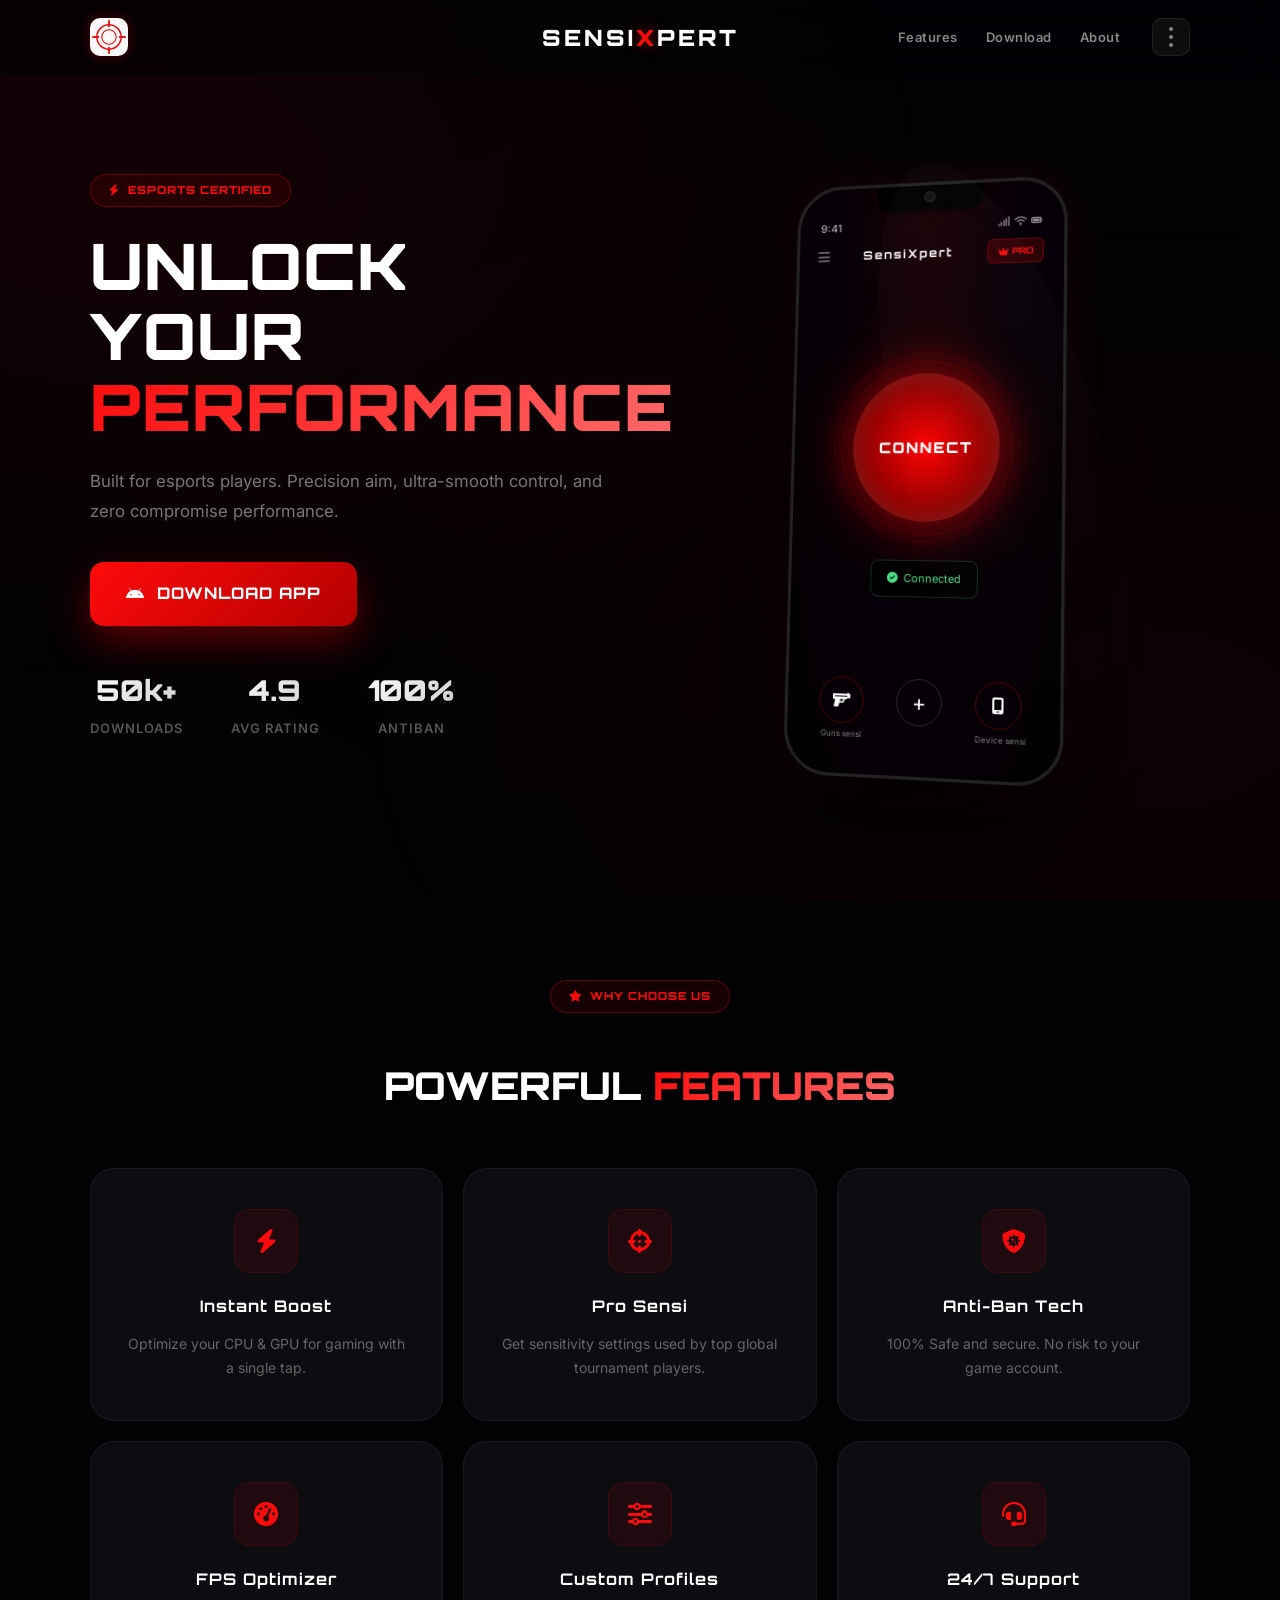
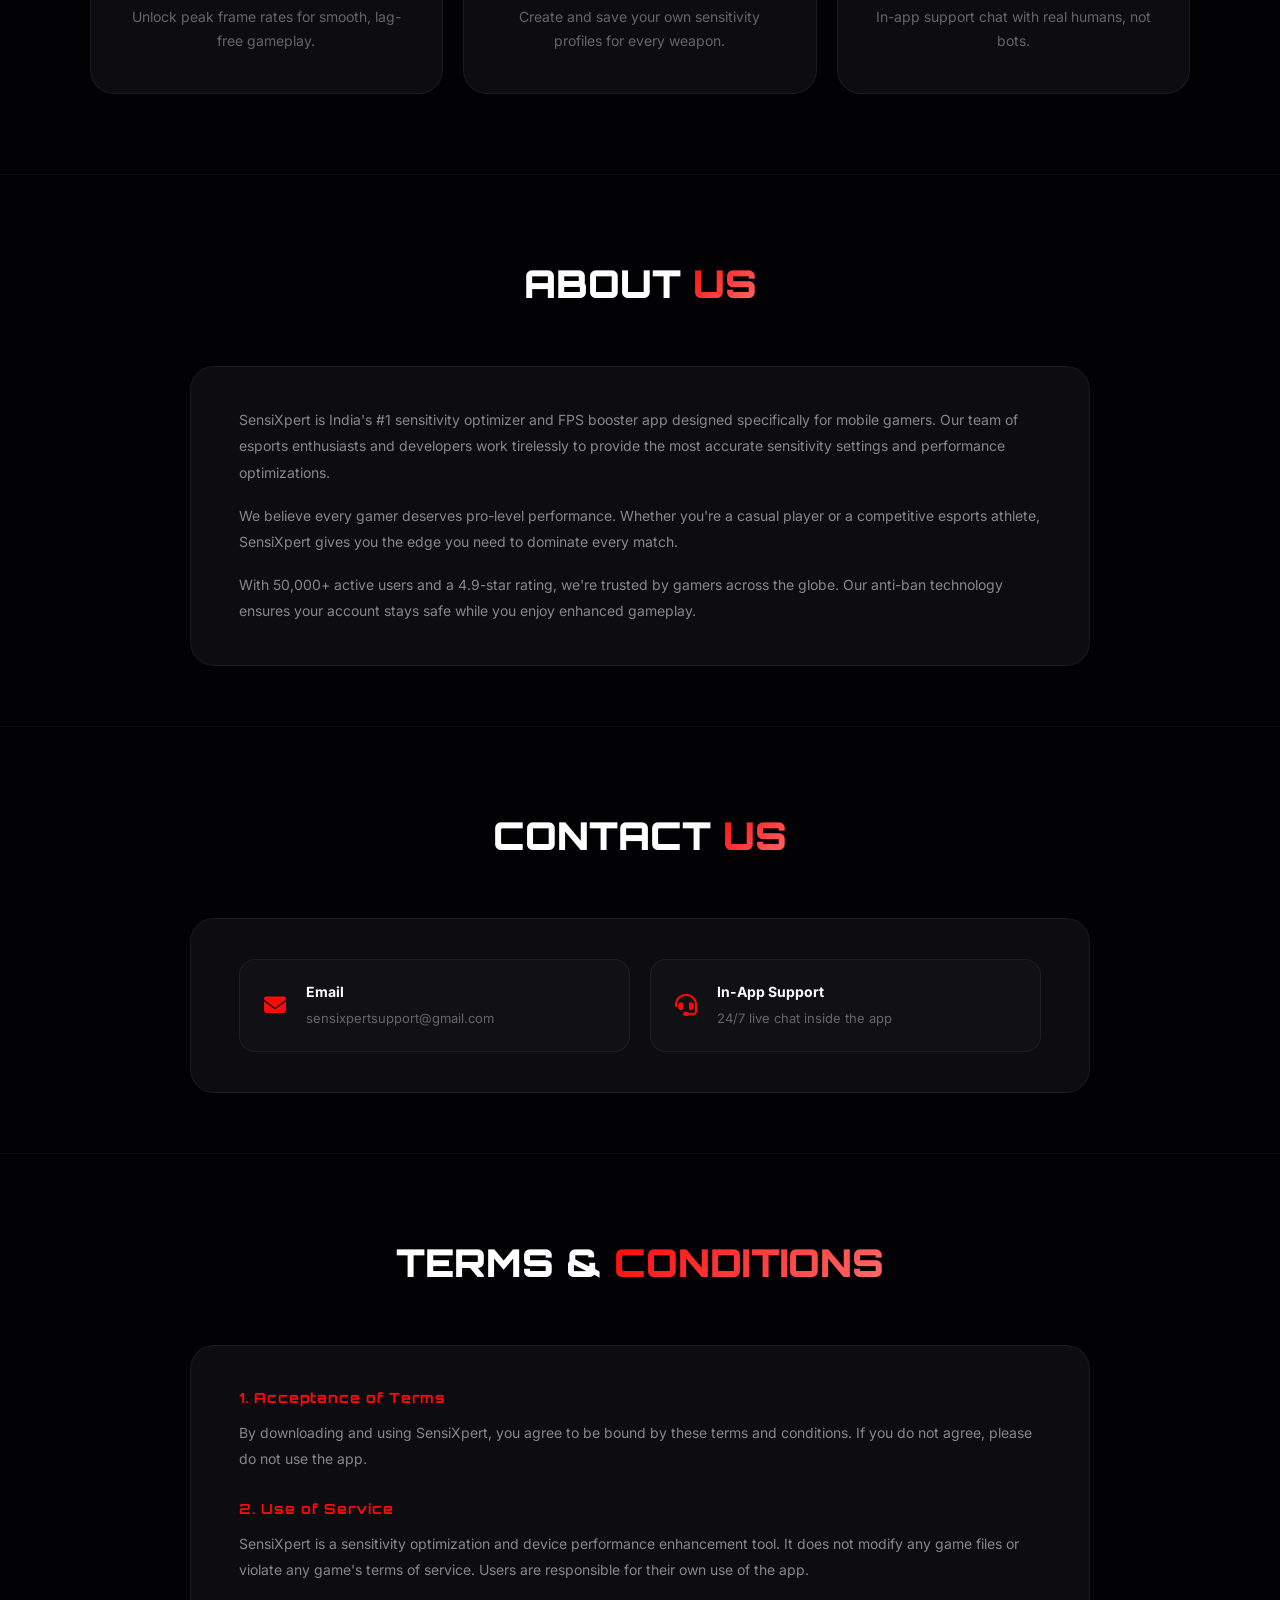
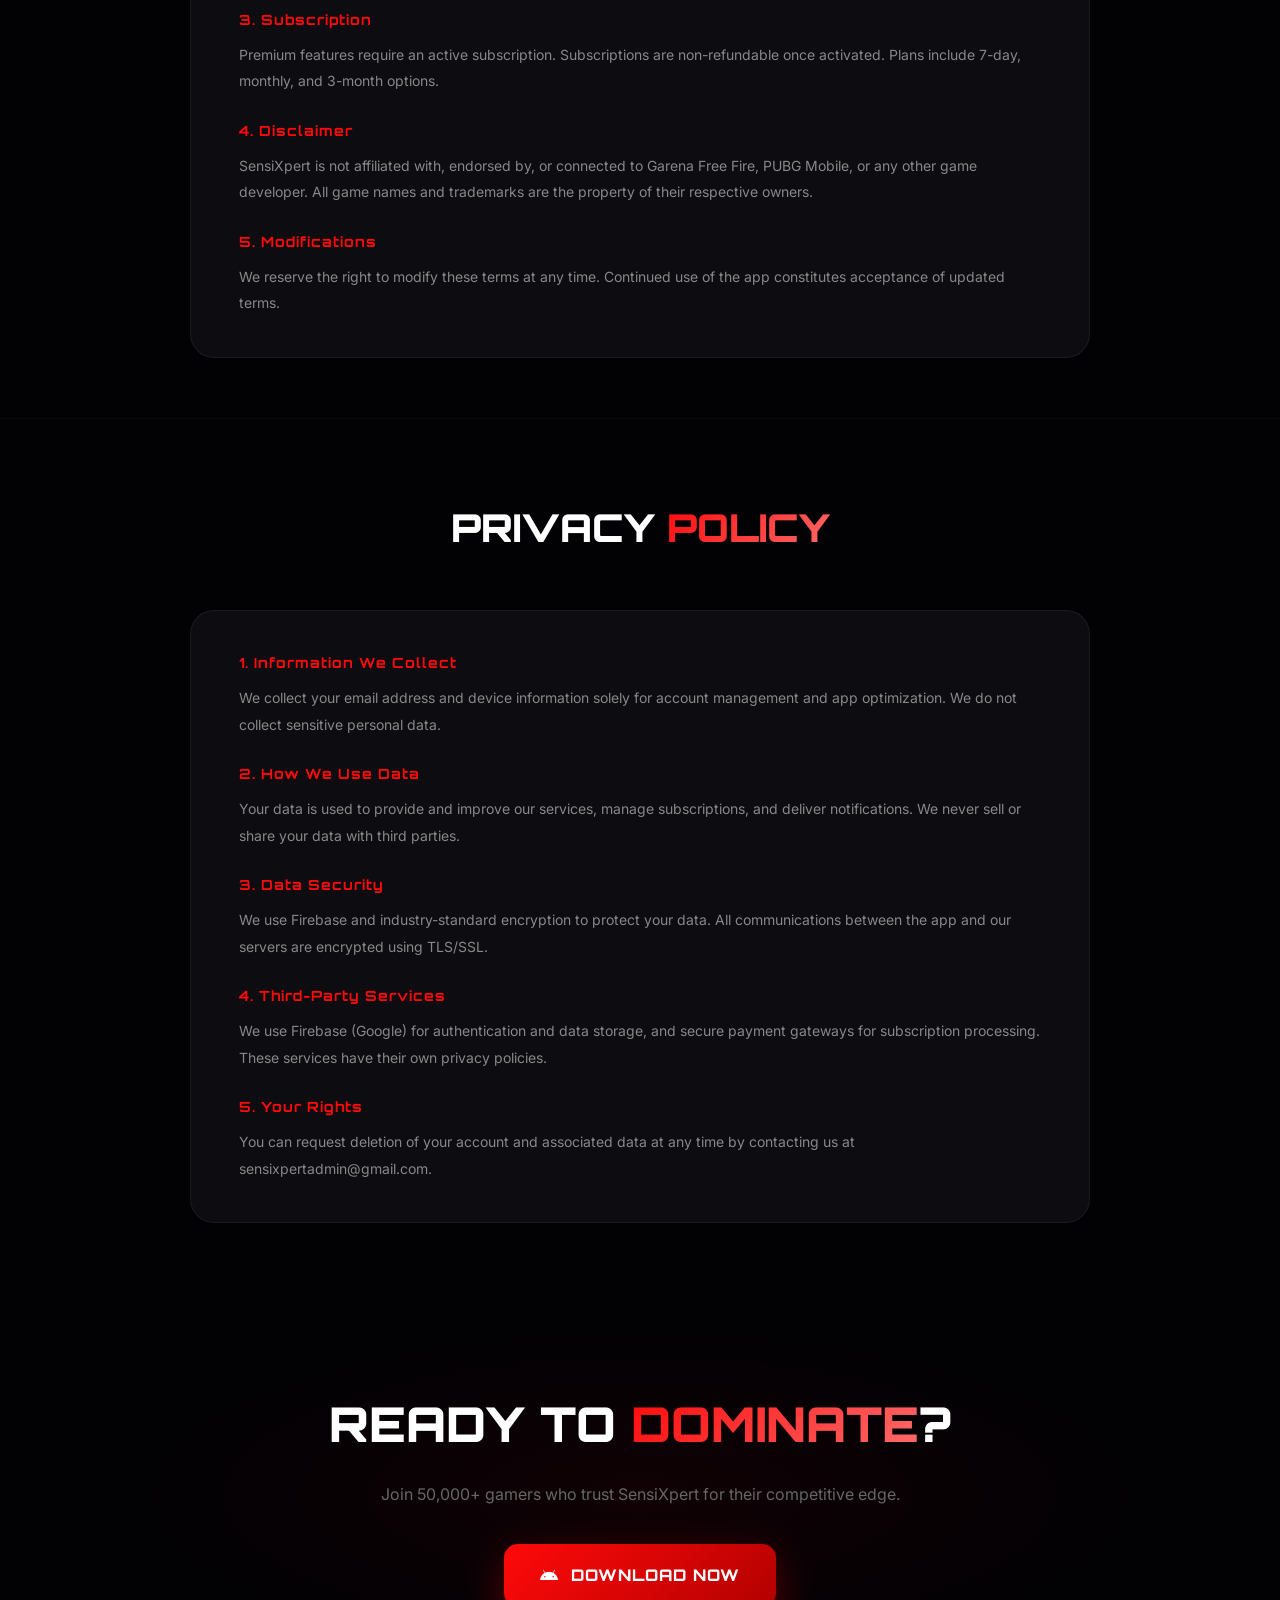
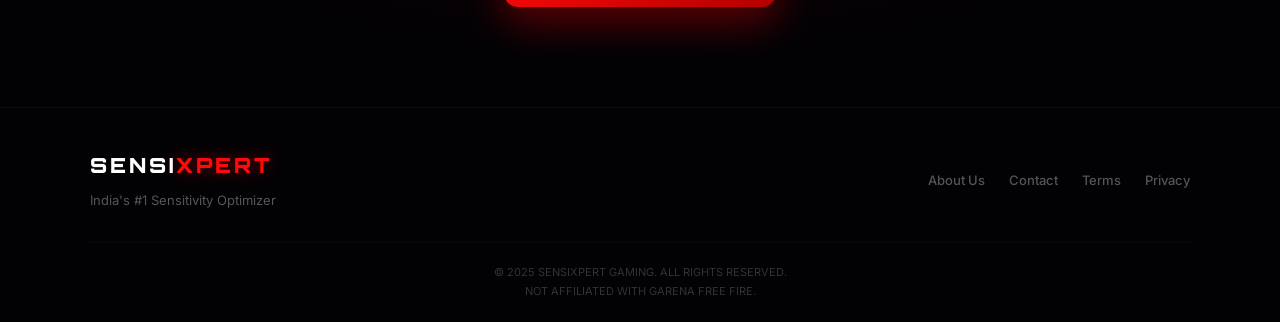
<file: landing-page/index.html>
<!DOCTYPE html>
<html lang="en">
<head>
<meta charset="UTF-8">
<meta name="viewport" content="width=device-width, initial-scale=1.0, maximum-scale=1.0, user-scalable=no">
<title>SensiXpert Pro | Ultimate Sensitivity & FPS Booster</title>
<meta name="description" content="SensiXpert Pro - The ultimate sensitivity optimizer and FPS booster for mobile gamers. Download now for precision aim and smooth gameplay.">
<link href="https://fonts.googleapis.com/css2?family=Orbitron:wght@400;700;900&family=Inter:wght@300;400;500;600;700;800&display=swap" rel="stylesheet">
<link rel="stylesheet" href="https://cdnjs.cloudflare.com/ajax/libs/font-awesome/6.4.0/css/all.min.css">
<link rel="stylesheet" href="style.css">
</head>
<body>

<div class="mesh-bg"></div>
<div class="particles" id="particles"></div>

<!-- NAVBAR -->
<nav id="navbar">
  <div class="nav-left">
    <a href="#home" class="nav-logo-link">
      <svg class="nav-logo-svg" viewBox="0 0 100 100" xmlns="http://www.w3.org/2000/svg">
        <rect width="100" height="100" rx="14" fill="#f8f8f8"/>
        <circle cx="50" cy="50" r="32" stroke="#E81414" stroke-width="4" fill="none"/>
        <circle cx="50" cy="50" r="19" stroke="#E81414" stroke-width="3" fill="none"/>
        <line x1="50" y1="8" x2="50" y2="22" stroke="#E81414" stroke-width="5" stroke-linecap="round"/>
        <line x1="50" y1="78" x2="50" y2="92" stroke="#E81414" stroke-width="5" stroke-linecap="round"/>
        <line x1="8" y1="50" x2="22" y2="50" stroke="#E81414" stroke-width="5" stroke-linecap="round"/>
        <line x1="78" y1="50" x2="92" y2="50" stroke="#E81414" stroke-width="5" stroke-linecap="round"/>
      </svg>
    </a>
  </div>
  <div class="nav-center">Sensi<span>X</span>pert</div>
  <div class="nav-right">
    <div class="nav-links-desktop">
      <a href="#features">Features</a>
      <a href="#download">Download</a>
      <a href="#about">About</a>
    </div>
    <div class="menu-dots" id="menuToggle" onclick="toggleMenu()">
      <span></span><span></span><span></span>
    </div>
    <div class="dropdown-menu" id="dropdownMenu">
      <a href="#about" onclick="closeMenu()"><i class="fas fa-info-circle"></i> About Us</a>
      <a href="#contact" onclick="closeMenu()"><i class="fas fa-envelope"></i> Contact Us</a>
      <a href="#terms" onclick="closeMenu()"><i class="fas fa-file-contract"></i> Terms & Conditions</a>
      <a href="#privacy" onclick="closeMenu()"><i class="fas fa-shield-halved"></i> Privacy Policy</a>
    </div>
  </div>
</nav>

<!-- HERO -->
<section class="hero" id="home">
  <div class="hero-text">
    <span class="badge-new"><i class="fas fa-bolt"></i> ESPORTS CERTIFIED</span>
    <h1>UNLOCK YOUR <br><span class="gradient-text">PERFORMANCE</span></h1>
    <p>Built for esports players. Precision aim, ultra-smooth control, and zero compromise performance.</p>
    <div class="hero-buttons" id="download">
      <a href="https://github.com/mrhexira-a11y/sensixpert/releases/download/v4.0.0/SensiXpert-v4.0.apk" class="btn-main-dl">
        <i class="fab fa-android"></i> Download APP
      </a>
    </div>
    <div class="stats-wrapper">
      <div class="stat-box"><h3>50k+</h3><p>Downloads</p></div>
      <div class="stat-box"><h3>4.9</h3><p>Avg Rating</p></div>
      <div class="stat-box"><h3>100%</h3><p>Antiban</p></div>
    </div>
  </div>
  <div class="mockup-container">
    <div class="phone-glow"></div>
    <div class="phone-reflection"></div>
    <div class="phone-frame">
      <div class="phone-notch"></div>
      <div class="app-screen">
        <div class="app-status-bar">
          <span style="font-size:11px;font-weight:600">9:41</span>
          <div style="display:flex;gap:4px;align-items:center"><i class="fas fa-signal" style="font-size:10px"></i><i class="fas fa-wifi" style="font-size:10px"></i><i class="fas fa-battery-full" style="font-size:10px"></i></div>
        </div>
        <div class="app-header">
          <i class="fas fa-bars" style="opacity:0.4;font-size:14px"></i>
          <span style="font-family:Orbitron;font-size:12px;font-weight:700;letter-spacing:2px">SensiXpert</span>
          <div class="app-sub-badge"><i class="fas fa-crown"></i> PRO</div>
        </div>
        <div class="app-connect-section">
          <div class="glow-ring-outer">
            <div class="glow-ring-inner">
              <div class="glow-circle"><span>CONNECT</span></div>
            </div>
          </div>
          <div class="premium-tab"><i class="fas fa-circle-check"></i> Connected</div>
        </div>
        <div class="app-footer-nav">
          <div class="nav-item-app"><div class="nav-circle"><i class="fas fa-gun"></i></div><span>Guns sensi</span></div>
          <div class="nav-item-app"><div class="nav-circle big">+</div></div>
          <div class="nav-item-app"><div class="nav-circle"><i class="fas fa-mobile-screen"></i></div><span>Device sensi</span></div>
        </div>
      </div>
    </div>
    <div class="phone-shadow"></div>
  </div>
</section>

<!-- FEATURES -->
<section class="feature-section" id="features">
  <div class="section-header">
    <span class="badge-new"><i class="fas fa-star"></i> WHY CHOOSE US</span>
    <h2>Powerful <span class="gradient-text">Features</span></h2>
  </div>
  <div class="feature-grid">
    <div class="f-card"><div class="f-icon"><i class="fas fa-bolt"></i></div><h3>Instant Boost</h3><p>Optimize your CPU & GPU for gaming with a single tap.</p></div>
    <div class="f-card"><div class="f-icon"><i class="fas fa-crosshairs"></i></div><h3>Pro Sensi</h3><p>Get sensitivity settings used by top global tournament players.</p></div>
    <div class="f-card"><div class="f-icon"><i class="fas fa-shield-virus"></i></div><h3>Anti-Ban Tech</h3><p>100% Safe and secure. No risk to your game account.</p></div>
    <div class="f-card"><div class="f-icon"><i class="fas fa-gauge-high"></i></div><h3>FPS Optimizer</h3><p>Unlock peak frame rates for smooth, lag-free gameplay.</p></div>
    <div class="f-card"><div class="f-icon"><i class="fas fa-sliders"></i></div><h3>Custom Profiles</h3><p>Create and save your own sensitivity profiles for every weapon.</p></div>
    <div class="f-card"><div class="f-icon"><i class="fas fa-headset"></i></div><h3>24/7 Support</h3><p>In-app support chat with real humans, not bots.</p></div>
  </div>
</section>

<!-- ABOUT US -->
<section class="info-section" id="about">
  <div class="section-header"><h2>About <span class="gradient-text">Us</span></h2></div>
  <div class="info-card">
    <p>SensiXpert is India's #1 sensitivity optimizer and FPS booster app designed specifically for mobile gamers. Our team of esports enthusiasts and developers work tirelessly to provide the most accurate sensitivity settings and performance optimizations.</p>
    <p>We believe every gamer deserves pro-level performance. Whether you're a casual player or a competitive esports athlete, SensiXpert gives you the edge you need to dominate every match.</p>
    <p>With 50,000+ active users and a 4.9-star rating, we're trusted by gamers across the globe. Our anti-ban technology ensures your account stays safe while you enjoy enhanced gameplay.</p>
  </div>
</section>

<!-- CONTACT -->
<section class="info-section" id="contact">
  <div class="section-header"><h2>Contact <span class="gradient-text">Us</span></h2></div>
  <div class="info-card">
    <div class="contact-grid">
      <div class="contact-item"><i class="fas fa-envelope"></i><div><h4>Email</h4><p>sensixpertsupport@gmail.com</p></div></div>
      <div class="contact-item"><i class="fas fa-headset"></i><div><h4>In-App Support</h4><p>24/7 live chat inside the app</p></div></div>
    </div>
  </div>
</section>

<!-- TERMS -->
<section class="info-section" id="terms">
  <div class="section-header"><h2>Terms & <span class="gradient-text">Conditions</span></h2></div>
  <div class="info-card legal-text">
    <h4>1. Acceptance of Terms</h4>
    <p>By downloading and using SensiXpert, you agree to be bound by these terms and conditions. If you do not agree, please do not use the app.</p>
    <h4>2. Use of Service</h4>
    <p>SensiXpert is a sensitivity optimization and device performance enhancement tool. It does not modify any game files or violate any game's terms of service. Users are responsible for their own use of the app.</p>
    <h4>3. Subscription</h4>
    <p>Premium features require an active subscription. Subscriptions are non-refundable once activated. Plans include 7-day, monthly, and 3-month options.</p>
    <h4>4. Disclaimer</h4>
    <p>SensiXpert is not affiliated with, endorsed by, or connected to Garena Free Fire, PUBG Mobile, or any other game developer. All game names and trademarks are the property of their respective owners.</p>
    <h4>5. Modifications</h4>
    <p>We reserve the right to modify these terms at any time. Continued use of the app constitutes acceptance of updated terms.</p>
  </div>
</section>

<!-- PRIVACY -->
<section class="info-section" id="privacy">
  <div class="section-header"><h2>Privacy <span class="gradient-text">Policy</span></h2></div>
  <div class="info-card legal-text">
    <h4>1. Information We Collect</h4>
    <p>We collect your email address and device information solely for account management and app optimization. We do not collect sensitive personal data.</p>
    <h4>2. How We Use Data</h4>
    <p>Your data is used to provide and improve our services, manage subscriptions, and deliver notifications. We never sell or share your data with third parties.</p>
    <h4>3. Data Security</h4>
    <p>We use Firebase and industry-standard encryption to protect your data. All communications between the app and our servers are encrypted using TLS/SSL.</p>
    <h4>4. Third-Party Services</h4>
    <p>We use Firebase (Google) for authentication and data storage, and secure payment gateways for subscription processing. These services have their own privacy policies.</p>
    <h4>5. Your Rights</h4>
    <p>You can request deletion of your account and associated data at any time by contacting us at sensixpertadmin@gmail.com.</p>
  </div>
</section>

<!-- CTA -->
<section class="cta-section">
  <div class="cta-content">
    <h2>Ready to <span class="gradient-text">Dominate</span>?</h2>
    <p>Join 50,000+ gamers who trust SensiXpert for their competitive edge.</p>
    <a href="https://github.com/mrhexira-a11y/sensixpert/releases/download/v4.0.0/SensiXpert-v4.0.apk" class="btn-main-dl"><i class="fab fa-android"></i> Download Now</a>
  </div>
</section>

<!-- FOOTER -->
<footer>
  <div class="footer-content">
    <div class="footer-brand"><div class="logo">SENSI<span>XPERT</span></div><p>India's #1 Sensitivity Optimizer</p></div>
    <div class="footer-links">
      <a href="#about">About Us</a>
      <a href="#contact">Contact</a>
      <a href="#terms">Terms</a>
      <a href="#privacy">Privacy</a>
    </div>
  </div>
  <div class="footer-bottom">&copy; 2025 SENSIXPERT GAMING. ALL RIGHTS RESERVED.<br>NOT AFFILIATED WITH GARENA FREE FIRE.</div>
</footer>

<script>
function toggleMenu(){document.getElementById('dropdownMenu').classList.toggle('show')}
function closeMenu(){document.getElementById('dropdownMenu').classList.remove('show')}
document.addEventListener('click',e=>{if(!e.target.closest('.nav-right'))closeMenu()});
// Navbar scroll effect
window.addEventListener('scroll',()=>{document.getElementById('navbar').classList.toggle('scrolled',window.scrollY>50)});
// Smooth scroll
document.querySelectorAll('a[href^="#"]').forEach(a=>{a.addEventListener('click',e=>{e.preventDefault();const t=document.querySelector(a.getAttribute('href'));if(t)t.scrollIntoView({behavior:'smooth',block:'start'})})});
// Particles
(function(){const c=document.getElementById('particles');for(let i=0;i<30;i++){const p=document.createElement('div');p.className='particle';p.style.left=Math.random()*100+'%';p.style.animationDelay=Math.random()*20+'s';p.style.animationDuration=(15+Math.random()*20)+'s';p.style.width=p.style.height=(1+Math.random()*3)+'px';c.appendChild(p)}})();
</script>
</body>
</html>
</file>
<file: landing-page/style.css>
:root{--red:#ff0a0a;--deep-red:#8b0000;--gold:#ffcc00;--bg:#020205;--card:rgba(15,15,20,0.85);--glass:rgba(255,255,255,0.03);--border:rgba(255,255,255,0.06)}
*{margin:0;padding:0;box-sizing:border-box}
::selection{background:var(--red);color:#fff}
body{background:var(--bg);color:#fff;font-family:'Inter',sans-serif;overflow-x:hidden;line-height:1.7}
::-webkit-scrollbar{width:6px}::-webkit-scrollbar-track{background:var(--bg)}::-webkit-scrollbar-thumb{background:#222;border-radius:3px}
.gradient-text{background:linear-gradient(135deg,#ff0a0a,#ff6b6b);-webkit-background-clip:text;-webkit-text-fill-color:transparent}

/* BG Effects */
.mesh-bg{position:fixed;inset:0;background:radial-gradient(ellipse at 10% 20%,rgba(255,0,0,0.07) 0%,transparent 50%),radial-gradient(ellipse at 90% 80%,rgba(255,0,0,0.05) 0%,transparent 50%),radial-gradient(ellipse at 50% 50%,rgba(120,0,0,0.03) 0%,transparent 60%);z-index:-2}
.particles{position:fixed;inset:0;z-index:-1;overflow:hidden}
.particle{position:absolute;bottom:-10px;background:rgba(255,0,0,0.3);border-radius:50%;animation:float-up linear infinite}
@keyframes float-up{0%{transform:translateY(0) scale(1);opacity:0}10%{opacity:1}90%{opacity:0.5}100%{transform:translateY(-100vh) scale(0);opacity:0}}

/* NAV */
nav{display:flex;justify-content:space-between;align-items:center;padding:18px 7%;background:rgba(2,2,5,0.6);backdrop-filter:blur(20px);position:fixed;width:100%;top:0;z-index:1000;border-bottom:1px solid transparent;transition:.4s}
nav.scrolled{background:rgba(2,2,5,0.95);border-bottom-color:rgba(255,255,255,0.05);box-shadow:0 4px 30px rgba(0,0,0,0.5)}
.nav-left{display:flex;align-items:center}
.nav-logo-link{display:flex;align-items:center;text-decoration:none;transition:.3s}
.nav-logo-link:hover{transform:scale(1.08)}
.nav-logo-svg{height:38px;width:auto;border-radius:10px;filter:drop-shadow(0 0 6px rgba(255,0,0,0.3))}
.nav-center{font-family:'Orbitron',sans-serif;font-size:1.4rem;font-weight:900;letter-spacing:3px;color:#fff;text-transform:uppercase;position:absolute;left:50%;transform:translateX(-50%)}
.nav-center span{color:var(--red);text-shadow:0 0 12px rgba(255,0,0,0.5)}
.logo{font-family:'Orbitron',sans-serif;font-size:1.3rem;font-weight:900;letter-spacing:3px}
.logo span{color:var(--red);text-shadow:0 0 15px rgba(255,0,0,0.5)}
.nav-links-desktop{display:flex;gap:28px;margin-right:20px}
.nav-links-desktop a{color:#888;text-decoration:none;font-size:13px;font-weight:600;transition:.3s;letter-spacing:.5px}
.nav-links-desktop a:hover{color:#fff}
.nav-right{display:flex;align-items:center;gap:12px}

/* 3-dot Menu */
.menu-dots{width:38px;height:38px;background:rgba(255,255,255,0.05);border:1px solid rgba(255,255,255,0.08);border-radius:10px;display:flex;flex-direction:column;align-items:center;justify-content:center;gap:4px;cursor:pointer;transition:.3s}
.menu-dots:hover{border-color:var(--red);background:rgba(255,0,0,0.05)}
.menu-dots span{width:4px;height:4px;background:#888;border-radius:50%;transition:.3s}
.menu-dots:hover span{background:var(--red)}
.dropdown-menu{position:absolute;top:70px;right:7%;background:rgba(15,15,20,0.98);border:1px solid rgba(255,255,255,0.08);border-radius:16px;padding:8px;min-width:220px;opacity:0;visibility:hidden;transform:translateY(-10px);transition:.3s;backdrop-filter:blur(20px);box-shadow:0 20px 50px rgba(0,0,0,0.6)}
.dropdown-menu.show{opacity:1;visibility:visible;transform:translateY(0)}
.dropdown-menu a{display:flex;align-items:center;gap:12px;padding:13px 18px;color:#aaa;text-decoration:none;font-size:13px;font-weight:500;border-radius:10px;transition:.2s}
.dropdown-menu a:hover{background:rgba(255,0,0,0.08);color:#fff}
.dropdown-menu a i{width:18px;color:var(--red);font-size:14px}

/* HERO */
.hero{min-height:100vh;padding:130px 7% 80px;display:flex;align-items:center;justify-content:space-between;gap:40px}
.hero-text{flex:1;min-width:320px}
.badge-new{background:rgba(255,0,0,0.08);border:1px solid rgba(255,0,0,0.3);color:var(--red);padding:6px 18px;border-radius:50px;font-size:11px;font-weight:800;text-transform:uppercase;display:inline-flex;align-items:center;gap:8px;margin-bottom:24px;font-family:'Orbitron';letter-spacing:1px}
.hero-text h1{font-family:'Orbitron',sans-serif;font-size:clamp(2.4rem,5vw,4.2rem);line-height:1.1;margin-bottom:24px;font-weight:900;text-transform:uppercase;letter-spacing:1px}
.hero-text p{font-size:1.05rem;color:#777;margin-bottom:36px;max-width:520px;line-height:1.8}
.hero-buttons{display:flex;gap:16px;flex-wrap:wrap;margin-bottom:40px}
.btn-main-dl{padding:18px 36px;background:linear-gradient(135deg,#ff0a0a,#b30000);border-radius:14px;color:#fff;text-decoration:none;font-weight:800;font-family:'Orbitron';font-size:1rem;display:inline-flex;align-items:center;gap:12px;box-shadow:0 15px 40px rgba(255,0,0,0.35);transition:.3s;text-transform:uppercase;letter-spacing:1px;border:none}
.btn-main-dl:hover{transform:translateY(-4px);box-shadow:0 20px 50px rgba(255,0,0,0.5)}
.btn-secondary{padding:18px 32px;background:transparent;border:1px solid rgba(255,255,255,0.1);border-radius:14px;color:#aaa;text-decoration:none;font-weight:600;font-size:14px;display:inline-flex;align-items:center;gap:10px;transition:.3s}
.btn-secondary:hover{border-color:rgba(255,255,255,0.3);color:#fff;transform:translateY(-2px)}
.stats-wrapper{display:flex;gap:48px}
.stat-box{text-align:center}
.stat-box h3{font-family:'Orbitron';font-size:1.8rem;font-weight:900;margin-bottom:2px;background:linear-gradient(135deg,#fff,#ccc);-webkit-background-clip:text;-webkit-text-fill-color:transparent}
.stat-box p{font-size:13px;color:#555;font-weight:600;text-transform:uppercase;letter-spacing:1px}

/* PHONE MOCKUP - Premium 3D */
.mockup-container{flex:1;display:flex;justify-content:center;align-items:center;min-width:320px;position:relative}
.phone-glow{position:absolute;width:350px;height:350px;background:radial-gradient(circle,rgba(255,0,0,0.12),transparent 70%);border-radius:50%;filter:blur(50px);animation:pulse-glow 4s infinite}
@keyframes pulse-glow{0%,100%{opacity:.4;transform:scale(1)}50%{opacity:.8;transform:scale(1.15)}}
.phone-reflection{position:absolute;width:200px;height:600px;background:linear-gradient(180deg,rgba(255,255,255,0.02),transparent);transform:rotate(-15deg) translateX(80px);border-radius:50%;z-index:3;pointer-events:none}
.phone-shadow{position:absolute;bottom:-30px;width:220px;height:20px;background:radial-gradient(ellipse,rgba(255,0,0,0.15),transparent 70%);filter:blur(15px);z-index:0}
.phone-frame{width:280px;height:600px;background:linear-gradient(145deg,#1a1a1a,#0a0a0a);border-radius:46px;border:3px solid #222;position:relative;box-shadow:0 60px 120px rgba(0,0,0,0.9),0 0 50px rgba(255,0,0,0.1),0 0 0 1px rgba(255,255,255,0.05),inset 0 1px 0 rgba(255,255,255,0.08),20px 20px 60px rgba(0,0,0,0.5),-20px 20px 60px rgba(0,0,0,0.5);overflow:hidden;transform:perspective(1200px) rotateY(-12deg) rotateX(5deg) scale(1);transition:.6s cubic-bezier(.25,.46,.45,.94);z-index:2;animation:phone-float 6s ease-in-out infinite}
.phone-frame:hover{transform:perspective(1200px) rotateY(0deg) rotateX(0deg) scale(1.02)}
@keyframes phone-float{0%,100%{transform:perspective(1200px) rotateY(-12deg) rotateX(5deg) translateY(0)}50%{transform:perspective(1200px) rotateY(-12deg) rotateX(5deg) translateY(-12px)}}
.phone-notch{position:absolute;top:0;left:50%;transform:translateX(-50%);width:110px;height:26px;background:#000;border-radius:0 0 16px 16px;z-index:10;box-shadow:0 2px 8px rgba(0,0,0,0.5)}
.phone-notch::after{content:'';position:absolute;top:8px;left:50%;transform:translateX(-50%);width:8px;height:8px;background:#111;border-radius:50%;box-shadow:0 0 0 2px #1a1a1a}
.app-screen{height:100%;background:radial-gradient(ellipse at top center,#1a0005 0%,#060008 50%,#020002 100%);display:flex;flex-direction:column;padding:0 16px 16px}
.app-status-bar{display:flex;justify-content:space-between;align-items:center;padding:32px 6px 8px;color:rgba(255,255,255,0.6);font-size:11px}
.app-header{display:flex;justify-content:space-between;align-items:center;margin-bottom:10px;padding:0 4px}
.app-sub-badge{background:rgba(255,0,0,0.15);font-size:9px;padding:4px 10px;border-radius:6px;border:1px solid rgba(255,0,0,0.3);color:var(--red);font-family:'Orbitron';font-weight:700;display:flex;align-items:center;gap:4px}
.app-connect-section{flex:1;display:flex;flex-direction:column;align-items:center;justify-content:center}
.glow-ring-outer{width:190px;height:190px;border-radius:50%;border:1px solid rgba(255,0,0,0.1);display:flex;align-items:center;justify-content:center;animation:ring-pulse 4s infinite}
.glow-ring-inner{width:175px;height:175px;border-radius:50%;border:1px solid rgba(255,0,0,0.15);display:flex;align-items:center;justify-content:center}
@keyframes ring-pulse{0%,100%{border-color:rgba(255,0,0,0.1)}50%{border-color:rgba(255,0,0,0.3)}}
.glow-circle{width:150px;height:150px;background:radial-gradient(circle,#ff0000 0%,#440000 100%);border-radius:50%;display:flex;align-items:center;justify-content:center;font-family:'Orbitron';font-size:15px;font-weight:900;box-shadow:0 0 50px rgba(255,0,0,0.6),0 0 100px rgba(255,0,0,0.15),inset 0 0 25px rgba(255,255,255,0.12);animation:breathe 3s infinite;letter-spacing:2px}
@keyframes breathe{0%,100%{transform:scale(1)}50%{transform:scale(1.05);box-shadow:0 0 70px rgba(255,0,0,0.8),0 0 140px rgba(255,0,0,0.2),inset 0 0 25px rgba(255,255,255,0.12)}}
.premium-tab{background:rgba(0,0,0,0.6);border-radius:8px;padding:8px 16px;font-size:11px;color:#4ade80;margin-top:18px;border:1px solid rgba(74,222,128,0.2);display:flex;align-items:center;gap:6px}
.app-footer-nav{display:flex;justify-content:space-around;padding-bottom:15px}
.nav-item-app{text-align:center}
.nav-item-app span{font-size:8px;opacity:.5;display:block;margin-top:4px}
.nav-circle{width:46px;height:46px;border:1px solid rgba(255,0,0,0.3);border-radius:50%;display:flex;align-items:center;justify-content:center;color:#fff;font-size:16px;transition:.3s}
.nav-circle.big{font-size:22px;border-color:rgba(255,255,255,0.15)}

/* FEATURES */
.feature-section{padding:80px 7%}
.section-header{text-align:center;margin-bottom:50px}
.section-header h2{font-family:'Orbitron';font-size:clamp(1.8rem,3vw,2.6rem);font-weight:900;text-transform:uppercase;margin-top:16px}
.feature-grid{display:grid;grid-template-columns:repeat(auto-fit,minmax(300px,1fr));gap:20px}
.f-card{background:var(--card);border:1px solid var(--border);padding:40px 32px;border-radius:24px;text-align:center;transition:.4s;position:relative;overflow:hidden}
.f-card::before{content:'';position:absolute;inset:0;background:linear-gradient(135deg,rgba(255,0,0,0.03),transparent);opacity:0;transition:.4s}
.f-card:hover{border-color:rgba(255,0,0,0.2);transform:translateY(-4px);box-shadow:0 20px 50px rgba(0,0,0,0.3)}
.f-card:hover::before{opacity:1}
.f-icon{width:64px;height:64px;margin:0 auto 20px;background:rgba(255,0,0,0.08);border-radius:16px;display:flex;align-items:center;justify-content:center;border:1px solid rgba(255,0,0,0.15)}
.f-icon i{font-size:24px;color:var(--red)}
.f-card h3{font-family:'Orbitron';font-size:16px;font-weight:700;margin-bottom:12px;letter-spacing:1px}
.f-card p{color:#666;font-size:14px;line-height:1.7}

/* INFO SECTIONS */
.info-section{padding:60px 7%;border-top:1px solid rgba(255,255,255,0.03)}
.info-card{max-width:900px;margin:0 auto;background:var(--card);border:1px solid var(--border);border-radius:24px;padding:40px 48px}
.info-card p{color:#888;font-size:14px;line-height:1.9;margin-bottom:16px}
.info-card p:last-child{margin-bottom:0}
.legal-text h4{font-family:'Orbitron';font-size:14px;color:var(--red);margin:24px 0 10px;letter-spacing:1px}
.legal-text h4:first-child{margin-top:0}
.contact-grid{display:grid;grid-template-columns:1fr 1fr;gap:20px}
.contact-item{display:flex;align-items:center;gap:16px;padding:20px;background:rgba(255,255,255,0.02);border:1px solid var(--border);border-radius:16px;transition:.3s}
.contact-item:hover{border-color:rgba(255,0,0,0.2);background:rgba(255,0,0,0.03)}
.contact-item i{font-size:22px;color:var(--red);width:30px;text-align:center}
.contact-item h4{font-size:14px;font-weight:700;margin-bottom:2px}
.contact-item p{color:#666;font-size:13px;margin:0}

/* CTA */
.cta-section{padding:100px 7%;text-align:center;position:relative}
.cta-section::before{content:'';position:absolute;inset:0;background:radial-gradient(ellipse at center,rgba(255,0,0,0.06),transparent 60%)}
.cta-content{position:relative}
.cta-content h2{font-family:'Orbitron';font-size:clamp(2rem,4vw,3rem);font-weight:900;text-transform:uppercase;margin-bottom:16px}
.cta-content p{color:#666;font-size:16px;margin-bottom:36px}

/* FOOTER */
footer{border-top:1px solid rgba(255,255,255,0.05);padding:40px 7% 20px}
.footer-content{display:flex;justify-content:space-between;align-items:center;flex-wrap:wrap;gap:20px;margin-bottom:30px}
.footer-brand p{color:#555;font-size:13px;margin-top:6px}
.footer-links{display:flex;gap:24px}
.footer-links a{color:#555;text-decoration:none;font-size:13px;font-weight:500;transition:.3s}
.footer-links a:hover{color:var(--red)}
.footer-bottom{text-align:center;color:#333;font-size:11px;padding-top:20px;border-top:1px solid rgba(255,255,255,0.03);line-height:1.8}

/* MOBILE */
@media(max-width:768px){
nav{padding:14px 5%}
.nav-logo-svg{height:38px}
.nav-center{font-size:1rem;letter-spacing:2px}
.nav-links-desktop{display:none}
.dropdown-menu{right:5%;top:65px}
.hero{flex-direction:column;text-align:center;padding:110px 5% 60px;gap:30px}
.hero-text{min-width:100%}
.hero-text p{margin:0 auto 30px}
.hero-buttons{justify-content:center}
.stats-wrapper{justify-content:center;gap:28px}
.stat-box h3{font-size:1.4rem}
.mockup-container{min-width:100%}
.phone-frame{transform:none!important;width:250px;height:530px;animation:none!important}
.feature-grid{grid-template-columns:1fr}
.contact-grid{grid-template-columns:1fr}
.info-card{padding:28px 24px}
.footer-content{flex-direction:column;text-align:center}
.footer-links{flex-wrap:wrap;justify-content:center}
}
</file>
